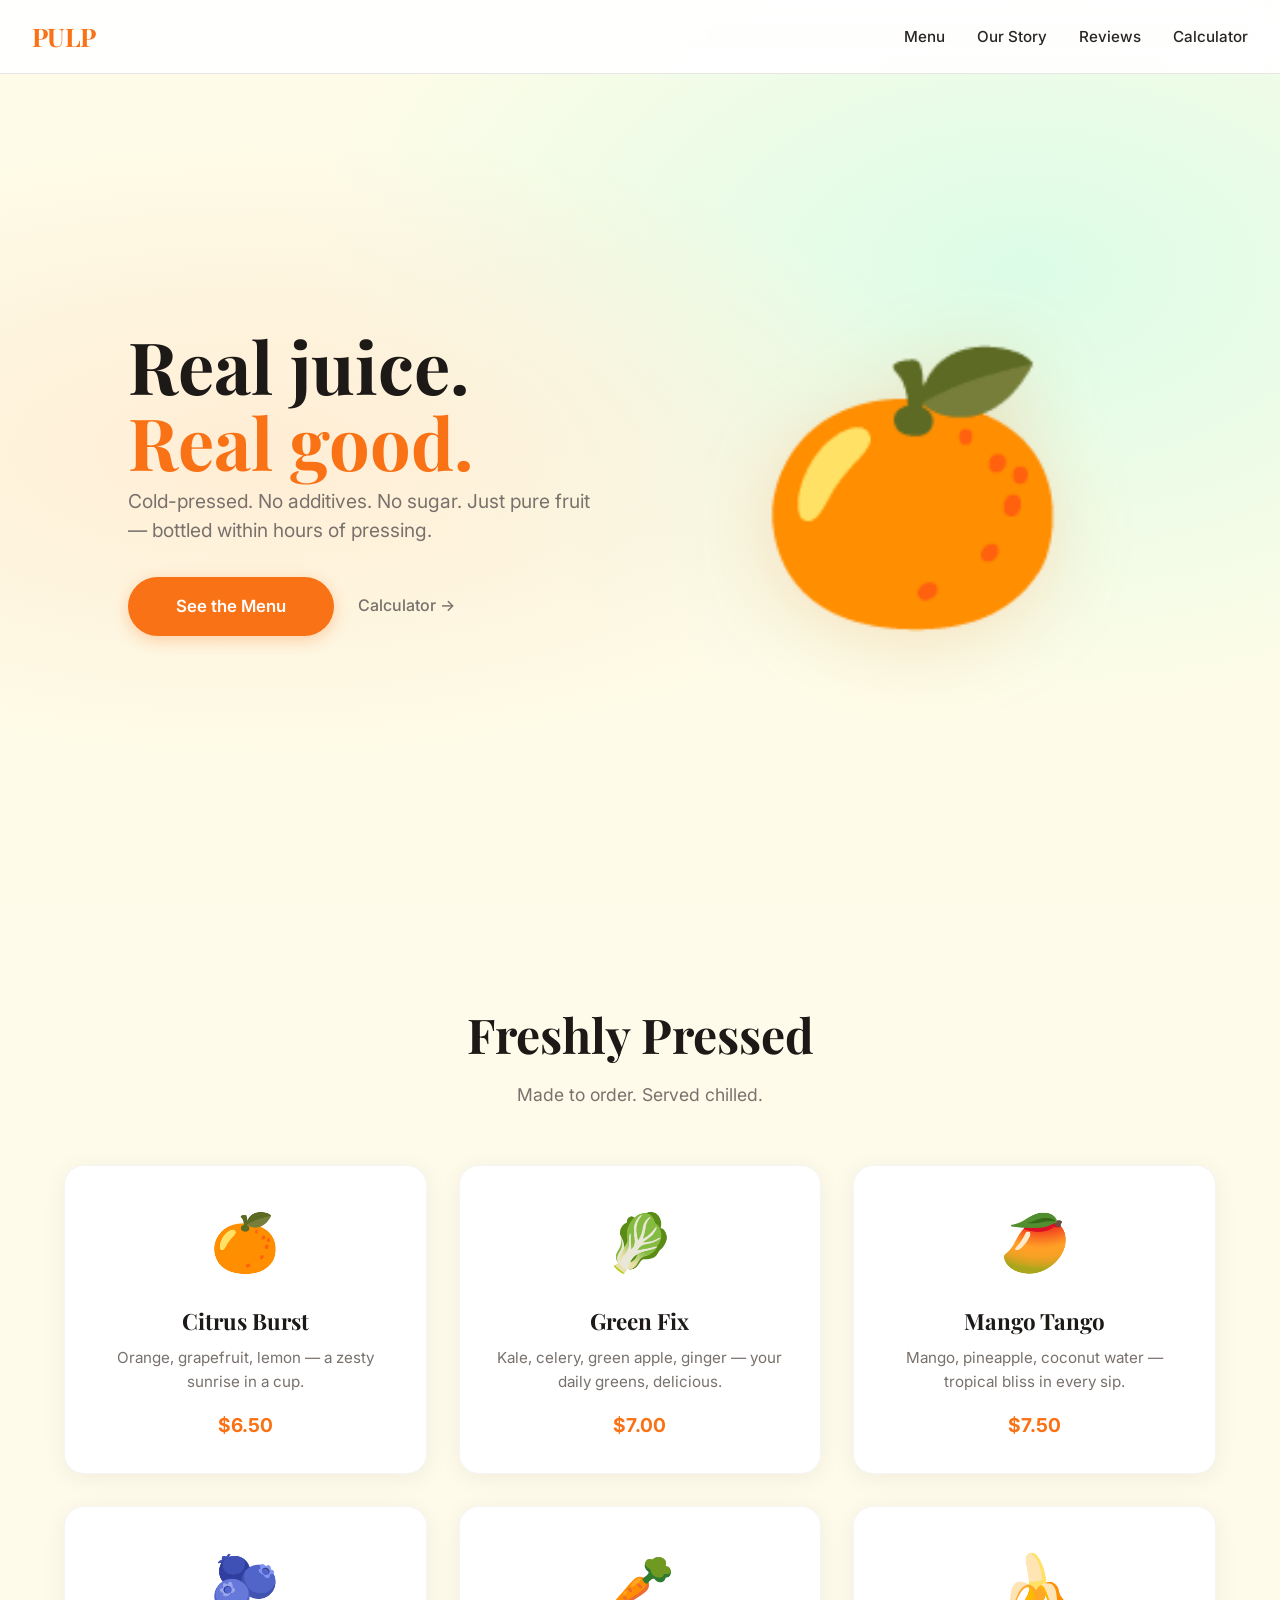
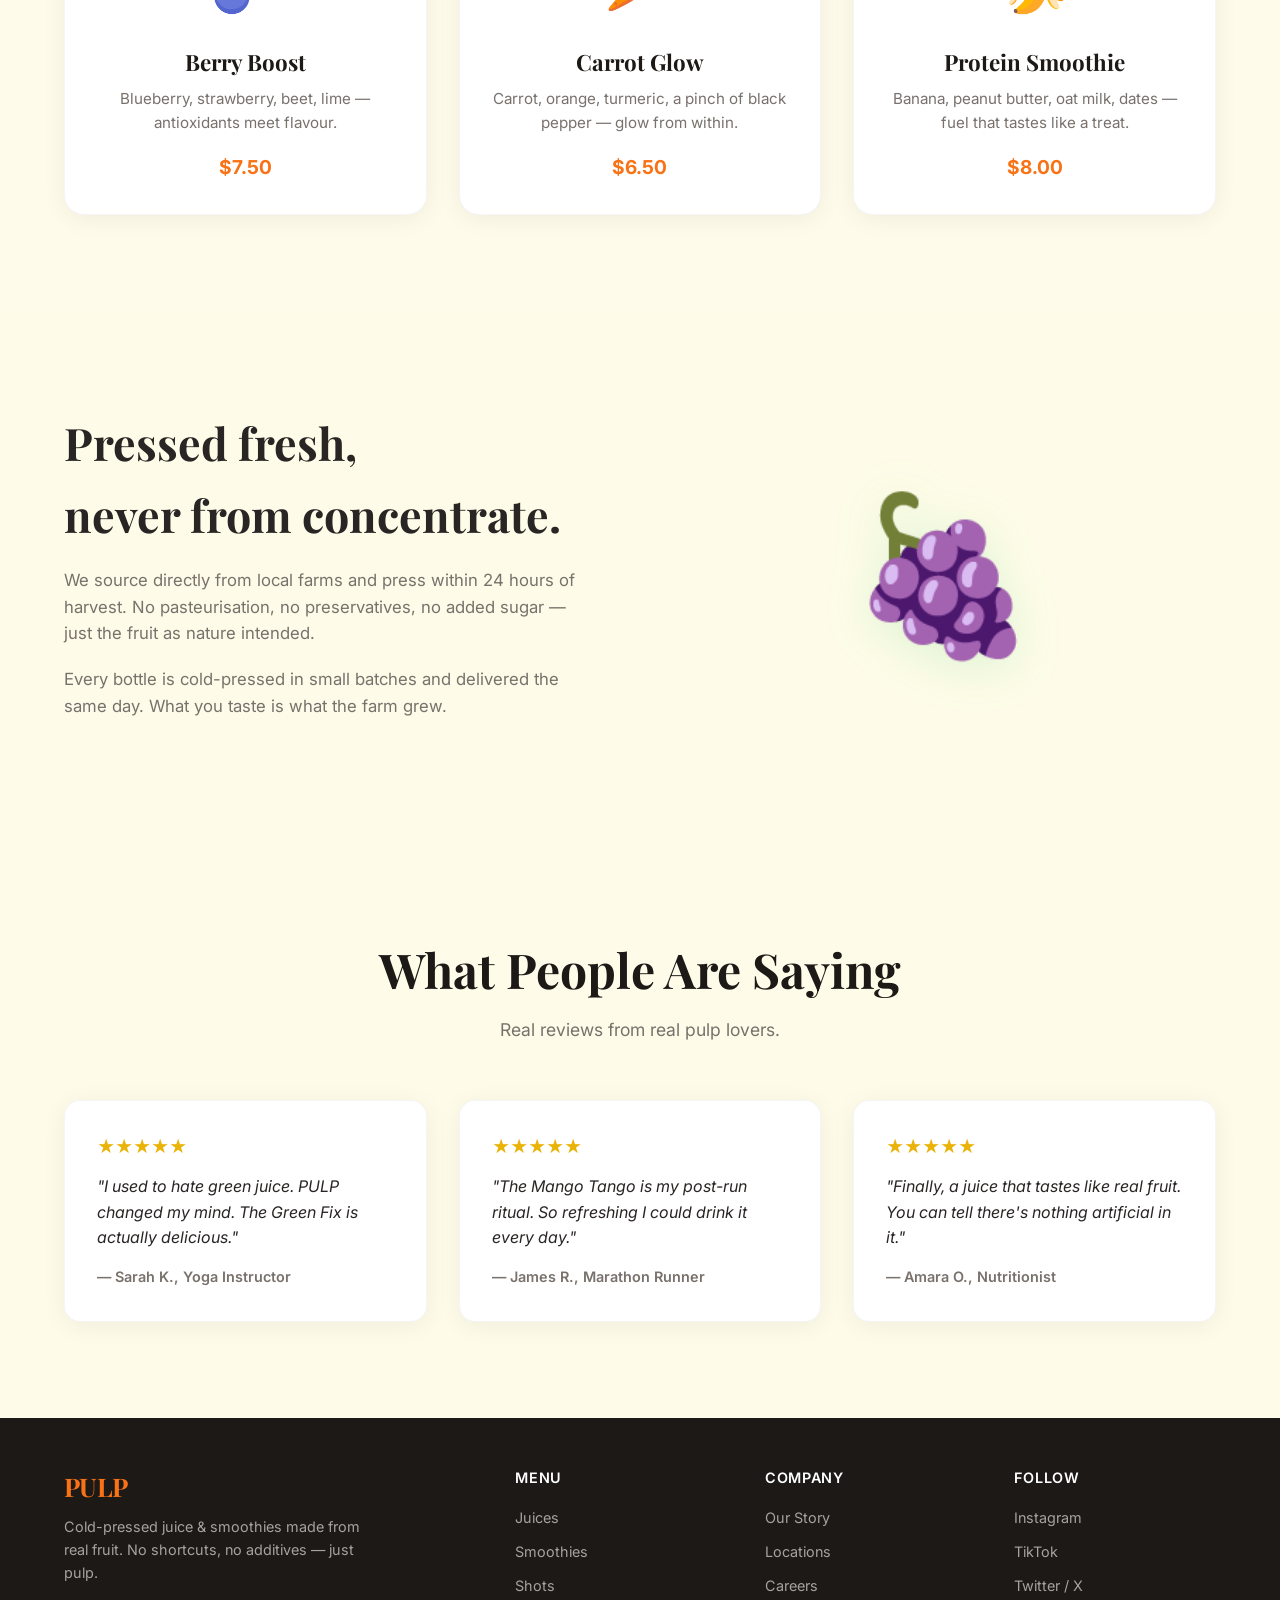
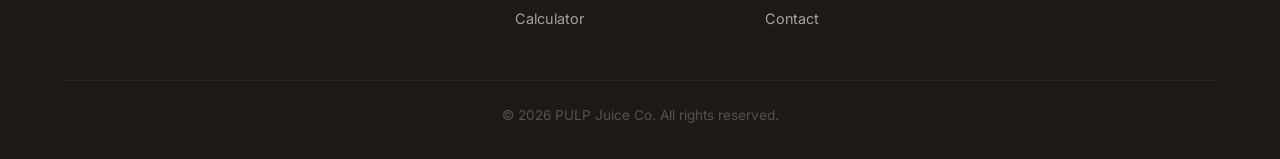
<file: index.html>
<!DOCTYPE html>
<html lang="en">
<head>
  <meta charset="UTF-8">
  <meta name="viewport" content="width=device-width, initial-scale=1.0">
  <title>PULP — Real Juice, Real Good</title>
  <link rel="preconnect" href="https://fonts.googleapis.com">
  <link rel="preconnect" href="https://fonts.gstatic.com" crossorigin>
  <link href="https://fonts.googleapis.com/css2?family=Playfair+Display:ital,wght@0,400;0,700;1,400&family=Inter:wght@400;500;600;700&display=swap" rel="stylesheet">
  <style>
    *, *::before, *::after { margin: 0; padding: 0; box-sizing: border-box; }

    :root {
      --orange: #f97316;
      --orange-light: #ffedd5;
      --green: #22c55e;
      --green-dark: #166534;
      --cream: #fefce8;
      --warm: #fffbeb;
      --dark: #1c1917;
      --text: #292524;
      --text-muted: #78716c;
      --card: #ffffff;
      --shadow: 0 4px 24px rgba(0,0,0,0.06);
      --shadow-hover: 0 8px 40px rgba(0,0,0,0.10);
    }

    html { scroll-behavior: smooth; }

    body {
      font-family: 'Inter', sans-serif;
      background: var(--cream);
      color: var(--text);
      line-height: 1.6;
      overflow-x: hidden;
    }

    h1, h2, h3, .logo {
      font-family: 'Playfair Display', serif;
      font-weight: 700;
    }

    a { color: var(--orange); text-decoration: none; }
    a:hover { text-decoration: underline; }

    .container {
      max-width: 1200px;
      margin: 0 auto;
      padding: 0 1.5rem;
    }

    /* ─── NAV ─── */
    nav {
      position: fixed;
      top: 0;
      width: 100%;
      display: flex;
      justify-content: space-between;
      align-items: center;
      padding: 1rem 2rem;
      background: rgba(255,255,255,.92);
      backdrop-filter: blur(12px);
      z-index: 100;
      border-bottom: 1px solid #e7e5e4;
    }
    .logo {
      font-size: 1.6rem;
      color: var(--orange);
      letter-spacing: -0.02em;
    }
    .nav-links { display: flex; gap: 2rem; list-style: none; }
    .nav-links a {
      font-weight: 500;
      font-size: 0.95rem;
      color: var(--text);
      transition: color .2s;
    }
    .nav-links a:hover { color: var(--orange); text-decoration: none; }

    /* ─── HERO ─── */
    .hero {
      min-height: 100vh;
      display: flex;
      align-items: center;
      padding: 8rem 1.5rem 4rem;
      background:
        radial-gradient(ellipse at 20% 50%, var(--orange-light) 0%, transparent 50%),
        radial-gradient(ellipse at 80% 30%, #dcfce7 0%, transparent 50%),
        var(--cream);
    }
    .hero-grid {
      display: grid;
      grid-template-columns: 1fr 1fr;
      gap: 4rem;
      align-items: center;
    }
    .hero h1 {
      font-size: clamp(2.8rem, 6vw, 4.5rem);
      line-height: 1.05;
      color: var(--dark);
      margin-bottom: 0.5rem;
    }
    .hero h1 span { color: var(--orange); }
    .hero .sub {
      font-size: 1.2rem;
      color: var(--text-muted);
      margin-bottom: 2rem;
      max-width: 480px;
      line-height: 1.5;
    }
    .cta-btn {
      display: inline-block;
      padding: 1rem 3rem;
      font-weight: 600;
      font-size: 1.05rem;
      color: #fff;
      background: var(--orange);
      border: none;
      border-radius: 9999px;
      cursor: pointer;
      transition: background .25s, transform .2s;
      box-shadow: 0 4px 16px rgba(249,115,22,0.3);
    }
    .cta-btn:hover {
      background: #ea580c;
      transform: translateY(-2px);
      text-decoration: none;
      color: #fff;
    }
    .hero-image {
      display: flex;
      justify-content: center;
      align-items: center;
    }
    .hero-emoji {
      font-size: clamp(10rem, 20vw, 18rem);
      line-height: 1;
      filter: drop-shadow(0 12px 40px rgba(249,115,22,0.2));
      animation: float 4s ease-in-out infinite;
    }
    @keyframes float {
      0%, 100% { transform: translateY(0); }
      50% { transform: translateY(-16px); }
    }

    .hero-links {
      margin-top: 2rem;
      display: flex;
      gap: 1.5rem;
      align-items: center;
    }
    .hero-links .secondary {
      font-weight: 500;
      color: var(--text-muted);
      border-bottom: 2px solid transparent;
      transition: border-color .2s, color .2s;
    }
    .hero-links .secondary:hover {
      color: var(--orange);
      border-bottom-color: var(--orange);
      text-decoration: none;
    }

    /* ─── MENU / PRODUCTS ─── */
    .menu {
      padding: 6rem 0;
      background: var(--warm);
    }
    .section-title {
      font-size: clamp(2rem, 4vw, 3rem);
      text-align: center;
      margin-bottom: 0.5rem;
      color: var(--dark);
    }
    .section-sub {
      text-align: center;
      color: var(--text-muted);
      margin-bottom: 3.5rem;
      font-size: 1.1rem;
    }
    .menu-grid {
      display: grid;
      grid-template-columns: repeat(auto-fit, minmax(280px, 1fr));
      gap: 2rem;
    }
    .menu-card {
      background: var(--card);
      border-radius: 20px;
      padding: 2rem;
      text-align: center;
      box-shadow: var(--shadow);
      transition: box-shadow .3s, transform .3s;
      border: 1px solid rgba(0,0,0,0.04);
    }
    .menu-card:hover {
      box-shadow: var(--shadow-hover);
      transform: translateY(-4px);
    }
    .menu-emoji {
      font-size: 3.5rem;
      margin-bottom: 1rem;
      display: block;
    }
    .menu-card h3 {
      font-size: 1.4rem;
      margin-bottom: 0.4rem;
      color: var(--dark);
    }
    .menu-card .desc {
      color: var(--text-muted);
      font-size: 0.95rem;
      margin-bottom: 1rem;
    }
    .menu-card .price {
      font-weight: 700;
      font-size: 1.2rem;
      color: var(--orange);
    }

    /* ─── ABOUT ─── */
    .about {
      padding: 6rem 0;
      background: var(--cream);
    }
    .about-grid {
      display: grid;
      grid-template-columns: 1fr 1fr;
      gap: 4rem;
      align-items: center;
    }
    .about h2 {
      font-size: clamp(1.8rem, 4vw, 2.8rem);
      margin-bottom: 1rem;
    }
    .about p {
      color: var(--text-muted);
      font-size: 1.05rem;
      margin-bottom: 1.2rem;
      max-width: 520px;
    }
    .about-emoji {
      font-size: clamp(6rem, 12vw, 10rem);
      text-align: center;
      filter: drop-shadow(0 8px 24px rgba(34,197,94,0.15));
    }

    /* ─── TESTIMONIALS ─── */
    .testimonials {
      padding: 6rem 0;
      background: #fefce8;
    }
    .testimonial-grid {
      display: grid;
      grid-template-columns: repeat(auto-fit, minmax(300px, 1fr));
      gap: 2rem;
    }
    .testimonial-card {
      background: var(--card);
      border-radius: 16px;
      padding: 2rem;
      box-shadow: var(--shadow);
      border: 1px solid rgba(0,0,0,0.04);
    }
    .testimonial-card .stars {
      color: #eab308;
      font-size: 1.1rem;
      margin-bottom: 0.8rem;
    }
    .testimonial-card blockquote {
      font-style: italic;
      color: var(--text);
      margin-bottom: 0.8rem;
      font-size: 1rem;
    }
    .testimonial-card cite {
      font-style: normal;
      font-weight: 600;
      color: var(--text-muted);
      font-size: 0.9rem;
    }

    /* ─── FOOTER ─── */
    footer {
      padding: 3rem 0 2rem;
      background: var(--dark);
      color: #d6d3d1;
    }
    .footer-grid {
      display: grid;
      grid-template-columns: 2fr 1fr 1fr 1fr;
      gap: 3rem;
      margin-bottom: 2.5rem;
    }
    .footer-brand .logo {
      color: var(--orange);
      margin-bottom: 0.5rem;
      display: block;
    }
    .footer-brand p {
      font-size: 0.9rem;
      color: #a8a29e;
      max-width: 300px;
    }
    .footer-col h4 {
      font-family: 'Inter', sans-serif;
      font-weight: 600;
      font-size: 0.9rem;
      text-transform: uppercase;
      letter-spacing: 0.05em;
      color: #fff;
      margin-bottom: 1rem;
    }
    .footer-col ul { list-style: none; }
    .footer-col ul li { margin-bottom: 0.5rem; }
    .footer-col ul a {
      color: #a8a29e;
      font-size: 0.9rem;
      transition: color .2s;
    }
    .footer-col ul a:hover { color: var(--orange); text-decoration: none; }
    .footer-bottom {
      border-top: 1px solid #292524;
      padding-top: 1.5rem;
      text-align: center;
      font-size: 0.85rem;
      color: #57534e;
    }

    /* ─── RESPONSIVE ─── */
    @media (max-width: 768px) {
      .hero-grid { grid-template-columns: 1fr; text-align: center; gap: 2rem; }
      .hero .sub { max-width: 100%; }
      .hero-links { justify-content: center; }
      .about-grid { grid-template-columns: 1fr; text-align: center; }
      .about p { max-width: 100%; }
      .footer-grid { grid-template-columns: 1fr 1fr; gap: 2rem; }
      .nav-links { gap: 1rem; }
      .nav-links a { font-size: 0.85rem; }
    }
    @media (max-width: 480px) {
      nav { padding: 0.8rem 1rem; }
      .logo { font-size: 1.3rem; }
      .nav-links { gap: 0.6rem; }
      .footer-grid { grid-template-columns: 1fr; }
    }
  </style>
</head>
<body>

<!-- ─── NAV ─── -->
<nav>
  <div class="logo">PULP</div>
  <ul class="nav-links">
    <li><a href="#menu">Menu</a></li>
    <li><a href="#about">Our Story</a></li>
    <li><a href="#testimonials">Reviews</a></li>
    <li><a href="calculator/">Calculator</a></li>
  </ul>
</nav>

<!-- ─── HERO ─── -->
<section class="hero" id="hero">
  <div class="container">
    <div class="hero-grid">
      <div>
        <h1>Real juice.<br><span>Real good.</span></h1>
        <p class="sub">Cold-pressed. No additives. No sugar. Just pure fruit &mdash; bottled within hours of pressing.</p>
        <div class="hero-links">
          <a href="#menu" class="cta-btn">See the Menu</a>
          <a href="calculator/" class="secondary">Calculator &rarr;</a>
        </div>
      </div>
      <div class="hero-image">
        <span class="hero-emoji">🍊</span>
      </div>
    </div>
  </div>
</section>

<!-- ─── MENU ─── -->
<section class="menu" id="menu">
  <div class="container">
    <h2 class="section-title">Freshly Pressed</h2>
    <p class="section-sub">Made to order. Served chilled.</p>
    <div class="menu-grid">
      <div class="menu-card">
        <span class="menu-emoji">🍊</span>
        <h3>Citrus Burst</h3>
        <p class="desc">Orange, grapefruit, lemon &mdash; a zesty sunrise in a cup.</p>
        <span class="price">$6.50</span>
      </div>
      <div class="menu-card">
        <span class="menu-emoji">🥬</span>
        <h3>Green Fix</h3>
        <p class="desc">Kale, celery, green apple, ginger &mdash; your daily greens, delicious.</p>
        <span class="price">$7.00</span>
      </div>
      <div class="menu-card">
        <span class="menu-emoji">🥭</span>
        <h3>Mango Tango</h3>
        <p class="desc">Mango, pineapple, coconut water &mdash; tropical bliss in every sip.</p>
        <span class="price">$7.50</span>
      </div>
      <div class="menu-card">
        <span class="menu-emoji">🫐</span>
        <h3>Berry Boost</h3>
        <p class="desc">Blueberry, strawberry, beet, lime &mdash; antioxidants meet flavour.</p>
        <span class="price">$7.50</span>
      </div>
      <div class="menu-card">
        <span class="menu-emoji">🥕</span>
        <h3>Carrot Glow</h3>
        <p class="desc">Carrot, orange, turmeric, a pinch of black pepper &mdash; glow from within.</p>
        <span class="price">$6.50</span>
      </div>
      <div class="menu-card">
        <span class="menu-emoji">🍌</span>
        <h3>Protein Smoothie</h3>
        <p class="desc">Banana, peanut butter, oat milk, dates &mdash; fuel that tastes like a treat.</p>
        <span class="price">$8.00</span>
      </div>
    </div>
  </div>
</section>

<!-- ─── ABOUT ─── -->
<section class="about" id="about">
  <div class="container">
    <div class="about-grid">
      <div>
        <h2>Pressed fresh,<br>never from concentrate.</h2>
        <p>We source directly from local farms and press within 24 hours of harvest. No pasteurisation, no preservatives, no added sugar &mdash; just the fruit as nature intended.</p>
        <p>Every bottle is cold-pressed in small batches and delivered the same day. What you taste is what the farm grew.</p>
      </div>
      <div>
        <div class="about-emoji">🍇</div>
      </div>
    </div>
  </div>
</section>

<!-- ─── TESTIMONIALS ─── -->
<section class="testimonials" id="testimonials">
  <div class="container">
    <h2 class="section-title">What People Are Saying</h2>
    <p class="section-sub">Real reviews from real pulp lovers.</p>
    <div class="testimonial-grid">
      <div class="testimonial-card">
        <div class="stars">★★★★★</div>
        <blockquote>"I used to hate green juice. PULP changed my mind. The Green Fix is actually delicious."</blockquote>
        <cite>— Sarah K., Yoga Instructor</cite>
      </div>
      <div class="testimonial-card">
        <div class="stars">★★★★★</div>
        <blockquote>"The Mango Tango is my post-run ritual. So refreshing I could drink it every day."</blockquote>
        <cite>— James R., Marathon Runner</cite>
      </div>
      <div class="testimonial-card">
        <div class="stars">★★★★★</div>
        <blockquote>"Finally, a juice that tastes like real fruit. You can tell there's nothing artificial in it."</blockquote>
        <cite>— Amara O., Nutritionist</cite>
      </div>
    </div>
  </div>
</section>

<!-- ─── FOOTER ─── -->
<footer>
  <div class="container">
    <div class="footer-grid">
      <div class="footer-brand">
        <span class="logo">PULP</span>
        <p>Cold-pressed juice &amp; smoothies made from real fruit. No shortcuts, no additives &mdash; just pulp.</p>
      </div>
      <div class="footer-col">
        <h4>Menu</h4>
        <ul>
          <li><a href="#menu">Juices</a></li>
          <li><a href="#menu">Smoothies</a></li>
          <li><a href="#menu">Shots</a></li>
          <li><a href="calculator/">Calculator</a></li>
        </ul>
      </div>
      <div class="footer-col">
        <h4>Company</h4>
        <ul>
          <li><a href="#about">Our Story</a></li>
          <li><a href="#">Locations</a></li>
          <li><a href="#">Careers</a></li>
          <li><a href="#">Contact</a></li>
        </ul>
      </div>
      <div class="footer-col">
        <h4>Follow</h4>
        <ul>
          <li><a href="#">Instagram</a></li>
          <li><a href="#">TikTok</a></li>
          <li><a href="#">Twitter / X</a></li>
        </ul>
      </div>
    </div>
    <div class="footer-bottom">
      &copy; 2026 PULP Juice Co. All rights reserved.
    </div>
  </div>
</footer>

</body>
</html>
</file>
